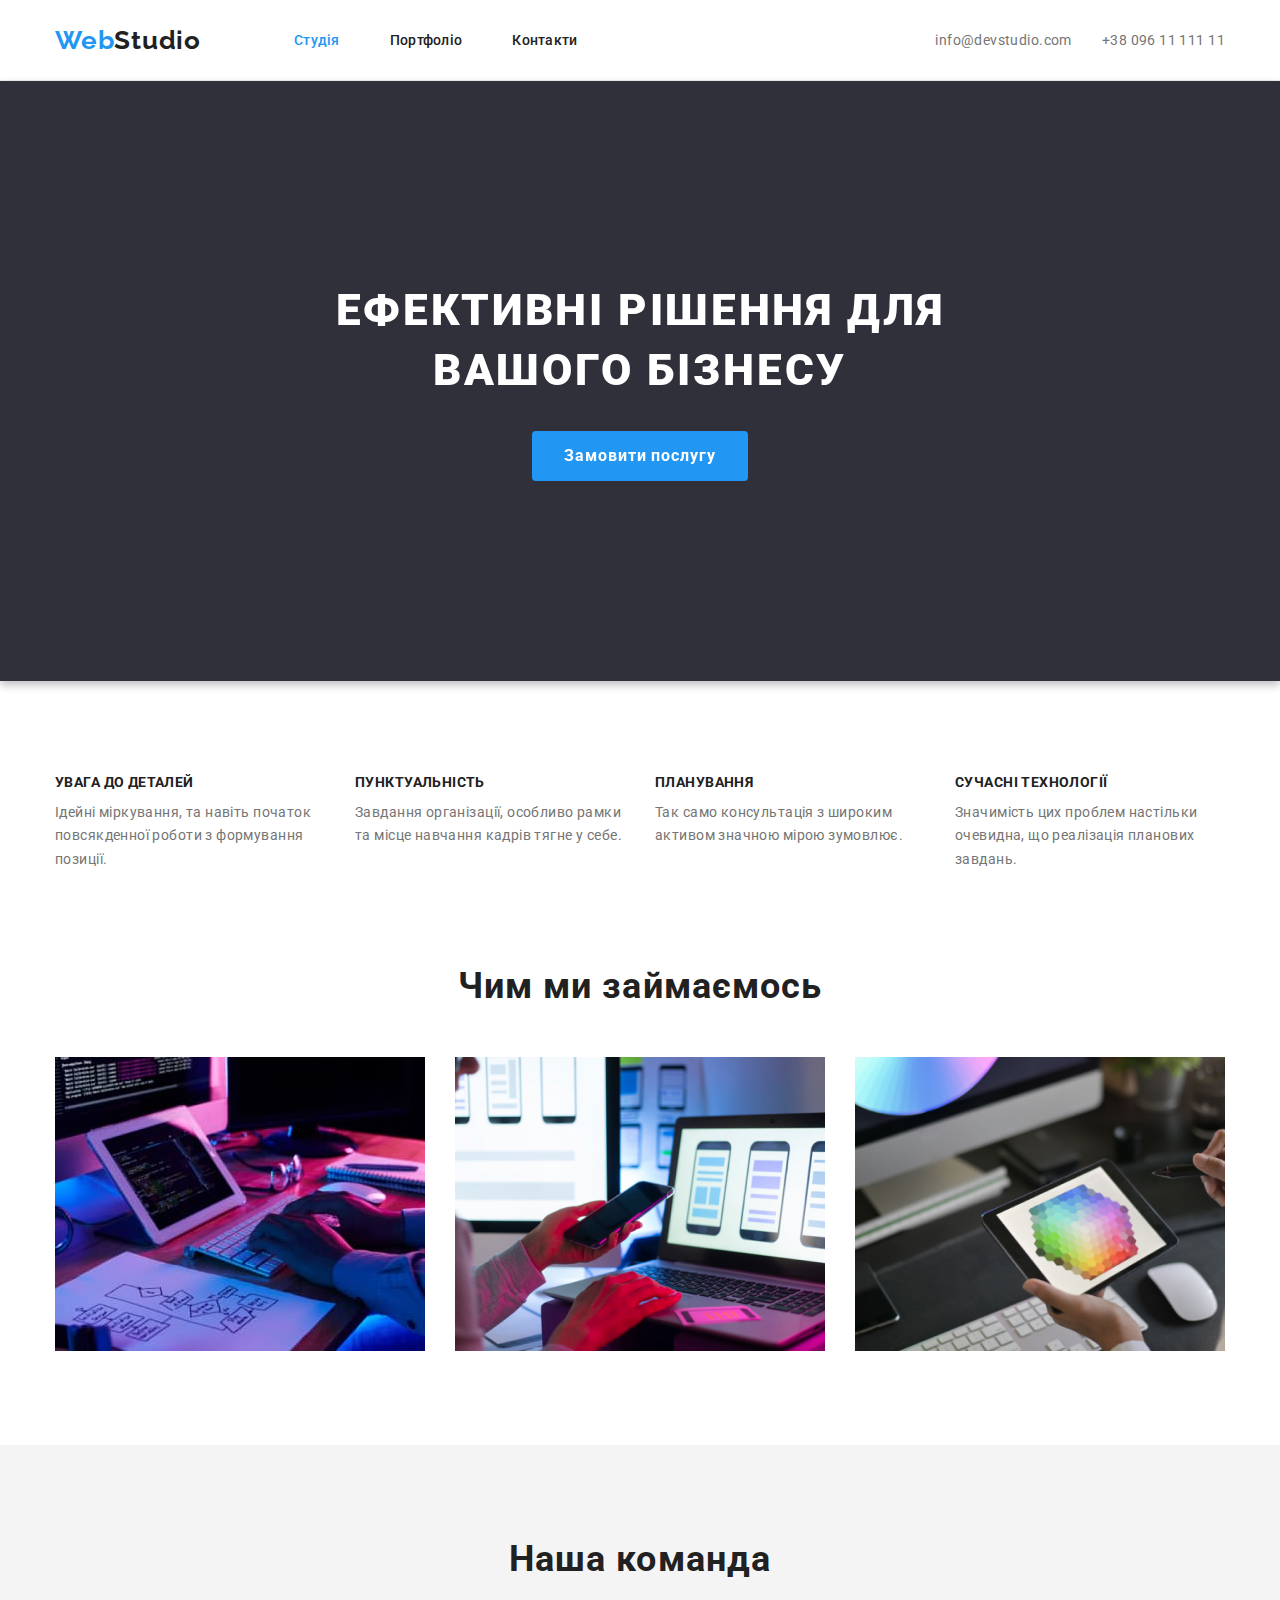
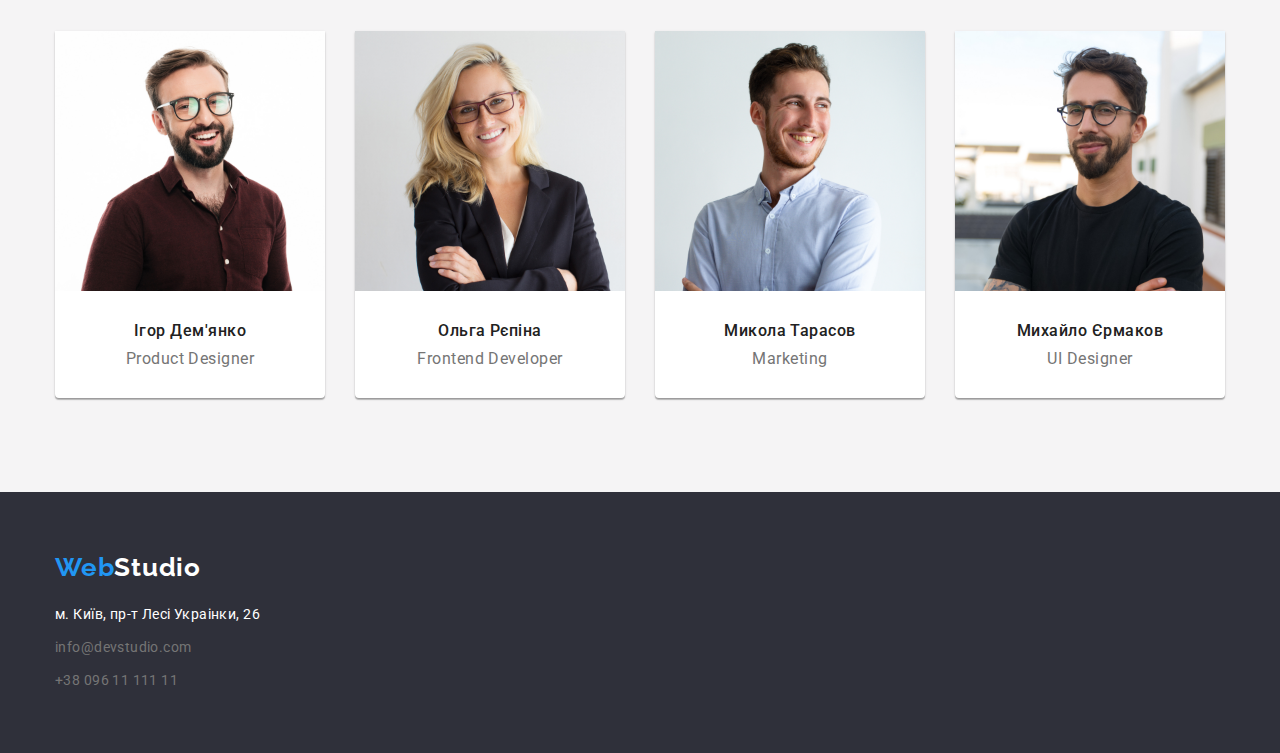
<file: index.html>
<!DOCTYPE html>
<html lang="uk">
<head>
    <meta charset="UTF-8">
    <meta http-equiv="X-UA-Compatible" content="IE=edge">
    <meta name="viewport" content="width=device-width, initial-scale=1.0">
    <title>WebStudio</title>
    <link rel="preconnect" href="https://fonts.googleapis.com">
<link rel="preconnect" href="https://fonts.gstatic.com" crossorigin>
<link href="https://fonts.googleapis.com/css2?family=Raleway:wght@700&family=Roboto:wght@400;500;700;900&display=swap" rel="stylesheet">
<link rel="stylesheet" href="https://cdnjs.cloudflare.com/ajax/libs/modern-normalize/1.1.0/modern-normalize.min.css">
<link rel="stylesheet" href="./css/styles.css">
</head>
<body>
    
    <header class="header">
        <div class="container header-container">
            <nav class="nav-flex">
            <a class="logo-header" href="./index.html">
                <span class="logo-h1">Web</span>Studio</a>
            <ul class="nav-ul-flex">
                <li><a class="link-header current" href="./index.html">Студія</a></li>
                <li><a class="link-header" href="./portfolio.html">Портфоліо</a></li>
                <li><a class="link-header" href="#footer">Контакти</a></li>
            </ul>
        </nav>
        <ul class="ul-mail-flex">
            <li><a class="link-header-mail" href="mailto:info@devstudio.com">info@devstudio.com</a></li>
            <li><a class=" link-header-number" href="tel:+380961111111">+38 096 11 111 11</a></li>
        </ul>
        </div>
    
    </header>
    <main>
    <section class="hero">
        <div class="container">
            <h1 class="main-h1-title">Ефективні рішення для вашого бізнесу</h1>
    <button class="button" type="button">Замовити послугу</button>
</div>
</section>
<section class="sec-two"> 
    <div class="container">
        <h2 class="hidden">Наші переваги</h2>
        <ul class="our-skills">
            <li class="skill-cont">
                <h3 class="skill-name">УВАГА ДО ДЕТАЛЕЙ</h3>
                <p class="skill-descr">Ідейні міркування, та навіть початок повсякденної роботи з формування позиції.</p>
            </li>
            <li class="skill-cont">
                <h3 class="skill-name">ПУНКТУАЛЬНІСТЬ</h3>
                <p class="skill-descr">Завдання організації, особливо рамки та місце навчання кадрів тягне у себе.</p>
            </li>
            <li class="skill-cont">
                <h3 class="skill-name">ПЛАНУВАННЯ</h3>
                <p class="skill-descr">Так само консультація з широким активом значною мірою зумовлює.</p>
            </li>
            <li class="skill-cont">
                <h3 class="skill-name">СУЧАСНІ ТЕХНОЛОГІЇ</h3>
                <p class="skill-descr">Значимість цих проблем настільки очевидна, що реалізація планових завдань.</p>
            </li>
        </ul>
    </div>
    
</section>
<section class="sec-three">
    <div class="container">
        <h2 class="sec-head">Чим ми займаємось</h2>
        <ul class="images-block">
            <li class="images"><img src="./img/1.jpg" alt="Чоловік працює над кодом сайту" width="370"/></li>
    <li class="images"><img src="./img/2.jpg" alt="Жінка з телефоном та ноутбуком" width="370"/></li>
    <li class="images"><img src="./img/3.jpg" alt="планшет в якому відкрито палітру кольорів" width="370"/></li>
    </ul>
    </div>
    
</section>
<section class="sec-four">
    <div class="container">
        <h2 class="sec-head">Наша команда</h2>
        <ul class="cards">
            <li class="card">
                <img src="./img/4.jpg" alt="фото дизайнера Ігора Дем'янко" width="270">
                <div class="our-team">
                    <h3 class="card-name">Ігор Дем'янко</h3>
                <p class="job">Product Designer</p>
                </div>
                
            </li>
            <li class="card">
                <img src="./img/5.jpg" alt="фото фронтенд розробника Ольги Рєпіной" width="270">
                <div class="our-team">
                    <h3 class="card-name">Ольга Рєпіна</h3>
                    <p class="job">Frontend Developer</p>
                </div>
                
            </li>
            <li class="card">
                <img src="./img/6.jpg" alt="фото Миколи Тарасова відділ маркетингу" width="270">
                <div class="our-team">
                    <h3 class="card-name">Микола Тарасов</h3>
                    <p class="job">Marketing</p>
                </div>
                
            </li>
            <li class="card">
                <img src="./img/7.jpg" alt="фото криативного фахівця Михайла Єрмакова" width="270">
                <div class="our-team">
                    <h3 class="card-name">Михайло Єрмаков</h3>
                    <p class="job">UI Designer</p>
                </div>
                
            </li>
        </ul>
    </div>
   
     
</section>
    </main>
    <footer class="footer">
        <div class="container">
            <a href="./index.html" class="text-logo-footer">
                <span class="logo-h1">Web</span>Studio</a>
                
            <address>
    <ul class="footer-content">
        <li class="footer-elem-item">
            <a class="footer-link-address" href="https://goo.gl/maps/CPtrU1FHBa2aNyZL9" target="_blank" rel="noopener noreferrer nofollow">м. Київ, пр-т Лесі Украінки, 26</a>  
        </li>
        <li class="footer-elem-item">
                <a class="footer-links" href="mailto:info@devstudio.com">info@devstudio.com</a>
        </li>
        <li class="footer-elem-item">
                <a class="footer-links" href="tel:+380961111111">+38 096 11 111 11</a>
        </li>
    </ul>
    </address>
        </div>
       
    </footer>
</body>
</html>
</file>
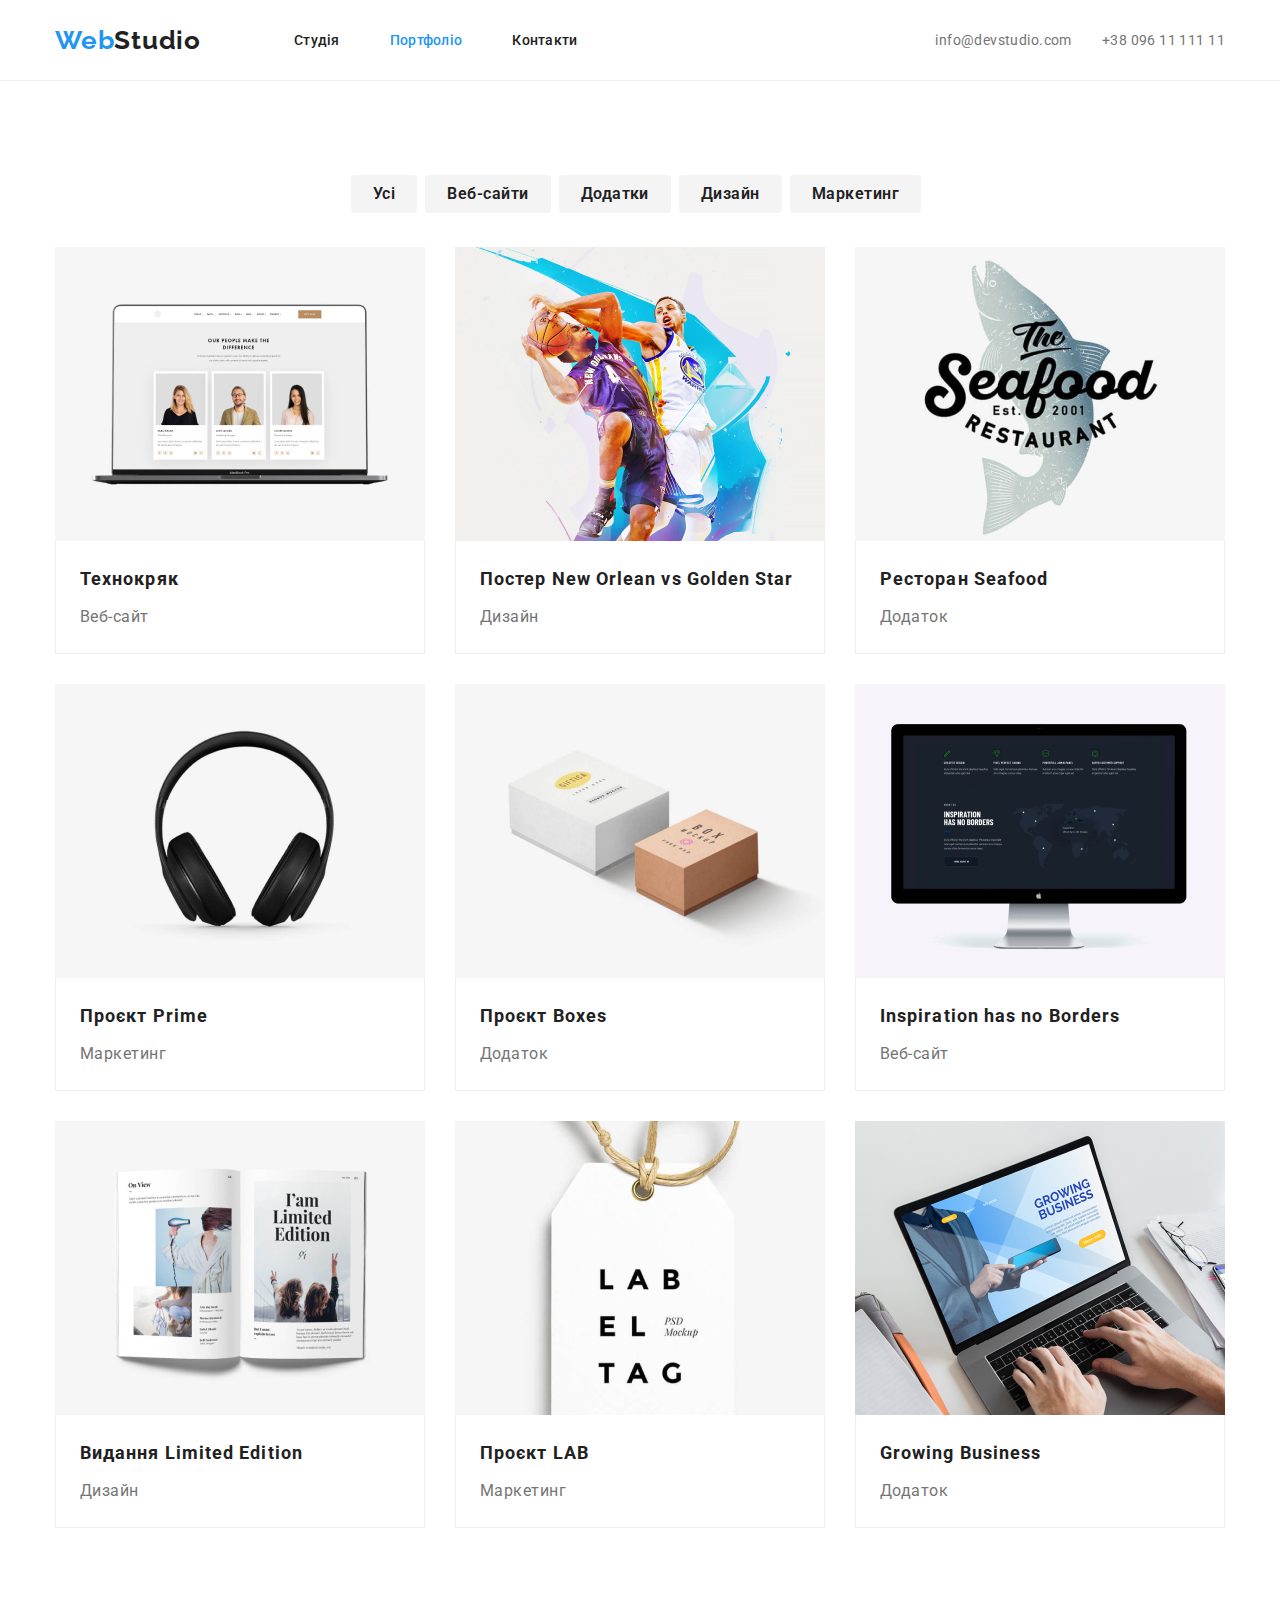
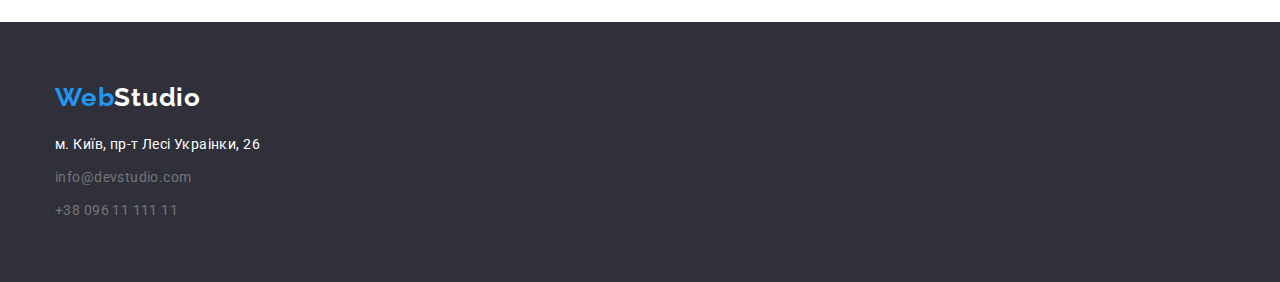
<file: portfolio.html>
<!DOCTYPE html>
<html lang="uk">
<head>
    <meta charset="UTF-8">
    <meta http-equiv="X-UA-Compatible" content="IE=edge">
    <meta name="viewport" content="width=device-width, initial-scale=1.0">
    <title>Portfolio</title>
    <link rel="preconnect" href="https://fonts.googleapis.com">
    <link rel="preconnect" href="https://fonts.gstatic.com" crossorigin>
    <link href="https://fonts.googleapis.com/css2?family=Raleway:wght@700&family=Roboto:wght@400;500;700;900&display=swap" rel="stylesheet">
    <link rel="stylesheet" href="https://cdnjs.cloudflare.com/ajax/libs/modern-normalize/1.1.0/modern-normalize.min.css">
    <link rel="stylesheet" href="./css/styles.css">
</head>
<body>
    <header class="header">
        <div class="container header-container">
            <nav class="nav-flex">
            <a class="logo-header" href="./index.html">
                <span class="logo-h1">Web</span>Studio</a>
            <ul class="nav-ul-flex">
                <li><a class="link-header" href="./index.html">Студія</a></li>
                <li><a class="link-header current" href="./portfolio.html">Портфоліо</a></li>
                <li><a class="link-header" href="#footer">Контакти</a></li>
            </ul>
        </nav>
        <ul class="ul-mail-flex">
            <li><a class="link-header-mail" href="mailto:info@devstudio.com">info@devstudio.com</a></li>
            <li><a class=" link-header-number" href="tel:+380961111111">+38 096 11 111 11</a></li>
        </ul>
        </div>
    
    </header>
            <main>
                <section class="sec-one-portfolio">
                    <div class="container">
                        <h1 class="hidden">Що можна знайти на сайті</h1>
                        <ul class="button-list">
                            <li>
                                <button class="button-portfolio" type="button">Усі</button>
                            </li>
                            <li>
                                <button class="button-portfolio" type="button">Веб-сайти</button>
                            </li>
                            <li>
                                <button class="button-portfolio" type="button">Додатки</button>
                            </li>
                            <li>
                                <button class="button-portfolio" type="button">Дизайн</button>
                            </li>
                            <li>
                                <button class="button-portfolio" type="button">Маркетинг</button>
                            </li>
                        </ul>
                        <ul class="portfolio-cards">
                            <li class="portfolio-card">
                                <a href="#">
                                <img src="./img/8.jpg" alt="фото ноутбуку з відкритим сайтом" width="370">
                                <div class="portfolio-name-type">
                    <h2 class="portfolio-name">Технокряк</h2>
                    <p class="portfolio-type">Веб-сайт</p>
                </div>
                </a>
                            </li>
                            <li class="portfolio-card">
                                <a href="#">
                                <img src="./img/9.jpg" alt="фото баскетболістів" width="370">
                            <div class="portfolio-name-type">
                                <h2 class="portfolio-name">Постер New Orlean vs Golden Star</h2>
                    <p class="portfolio-type">Дизайн</p>
                </div>
                </a>
                            </li>
                            <li class="portfolio-card">
                                <a href="#">
                                <img src="./img/10.jpg" alt="фото логотипа ресторану" width="370">
                            <div class="portfolio-name-type">
                                <h2 class="portfolio-name">Ресторан Seafood</h2>
                    <p class="portfolio-type">Додаток</p>
                </div>
                </a>
                            </li>
                            <li class="portfolio-card">
                                <a href="#">
                                <img src="./img/11.jpg" alt="фото навушників" width="370">
                            <div class="portfolio-name-type">
                                <h2 class="portfolio-name">Проєкт Prime</h2>
                    <p class="portfolio-type">Маркетинг</p>
                </div>
                </a>
                            </li>
                            <li class="portfolio-card">
                                <a href="#">
                                <img src="./img/12.jpg" alt="фото коробок гарнітури" width="370">
                            <div class="portfolio-name-type">
                                <h2 class="portfolio-name">Проєкт Boxes</h2>
                    <p class="portfolio-type">Додаток</p>
                </div>
                </a>
                            </li>
                            <li class="portfolio-card">
                                <a href="#">
                                <img src="./img/13.jpg" alt="фото монітора" width="370">
                            <div class="portfolio-name-type">
                                <h2 class="portfolio-name">Inspiration has no Borders</h2>
                    <p class="portfolio-type">Веб-сайт</p>
                </div>
                </a>
                            </li>
                            <li class="portfolio-card">
                                <a href="#">
                                <img src="./img/14.jpg" alt="фото журналу" width="370">
                            <div class="portfolio-name-type">
                                <h2 class="portfolio-name">Видання Limited Edition</h2>
                    <p class="portfolio-type">Дизайн</p>
                </div>
                </a>
                            </li>
                            <li class="portfolio-card">
                                <a href="#">
                                <img src="./img/15.jpg" alt="фото реклами" width="370">
                            <div class="portfolio-name-type">
                                <h2 class="portfolio-name">Проєкт LAB</h2>
                    <p class="portfolio-type">Маркетинг</p>
                </div>
                </a>
                            </li>
                            <li class="portfolio-card">
                                <a href="#">
                                <img src="./img/16.jpg" alt="фото ноутбука" width="370">
                            <div class="portfolio-name-type">
                                <h2 class="portfolio-name">Growing Business</h2>
                    <p class="portfolio-type">Додаток</p>
                </div>
                </a>
                            </li>
                        </ul>
                    </div>
                  
            </section>
        </main>
        <footer class="footer">
            <div class="container">
                <a href="./index.html" class="text-logo-footer">
                    <span class="logo-h1">Web</span>Studio</a>
                    
                <address>
        <ul class="footer-content">
            <li class="footer-elem-item">
                <a class="footer-link-address" href="https://goo.gl/maps/CPtrU1FHBa2aNyZL9" target="_blank" rel="noopener noreferrer nofollow">м. Київ, пр-т Лесі Украінки, 26</a>  
            </li>
            <li class="footer-elem-item">
                    <a class="footer-links" href="mailto:info@devstudio.com">info@devstudio.com</a>
            </li>
            <li class="footer-elem-item">
                    <a class="footer-links" href="tel:+380961111111">+38 096 11 111 11</a>
            </li>
        </ul>
        </address>
            </div>
           
        </footer>
</body>
</html>
</file>
<file: css/styles.css>
:root {
  --main-text-color: #212121;
  --secondary-text-color: #757575;
  --main-white-color: #fff;
  --highlight-color: #2196f3;
  --secondary-white-color: #f5f4f5;
  --fill-color: #2f303a;
  --button-active-color: #188ce8;
  --card-border-color: #eee;
}
h1,
h2,
h3,
h4,
h5,
h6,
p {
  margin: 0;
}
ul {
  list-style: none;
  margin: 0;
  padding: 0;
}
img {
  display: block;
  }

.container {
  width: 1200px;
  padding-left: 15px;
  padding-right: 15px;
  margin: 0 auto;
}

body {
  font-family: "Roboto", sans-serif;
  color: var(--main-text-color);
  font-size: 14px;
  letter-spacing: 0.03em;
}
a {
  text-decoration: none;
  color: var(--main-text-color);
}
.header {
border-bottom: 1px solid var(--card-border-color); ;
}

.header-container {
  height: 80px;
  display: flex;
  align-items: center;
}
.nav-flex {
  display: flex;
  margin-right: auto;
  align-items: center;
}
.logo-header {
margin-right: 93px;
  
  font-family: "Raleway", sans-serif;
  font-size: 26px;
  line-height: 1.19;
  font-weight: 700;
  letter-spacing: 0.03em;
}
.logo-h1 {
  color: var(--highlight-color);
}

.nav-ul-flex {
  display: flex;
  gap: 50px;
}

.nav-ul-flex .link-header:hover,
.nav-ul-flex .link-header:focus {
  color: var(--highlight-color);
}
.nav-ul-flex .link-header.current {
  color: var(--highlight-color);
}


.link-header {

  text-decoration: none;
  font-size: 14px;
  font-weight: 500;
  line-height: 1.15;
  letter-spacing: 0.02em;
  color: var(--main-text-color);
 
}

li {
  display: list-item;
  text-align: -webkit-match-parent;
}
.ul-mail-flex {
  display: flex;
  gap: 30px;
  align-items: center;
}

.link-header-mail {
  
  list-style: none;
  color: var(--secondary-text-color);
}

.link-header-mail:hover,
.link-header-mail:focus {
  color: var(--highlight-color);
}
.link-header-number {
  list-style: none;
  color: var(--secondary-text-color);
}
.link-header-number:hover,
.link-header-number:focus {
  color: var(--highlight-color);
}

.hero {
  padding-top: 200px;
  padding-bottom: 200px;
  background-color: var(--fill-color);
  filter: drop-shadow(0px 4px 4px rgba(0, 0, 0, 0.25));
}
section {
  display: block;
}
.main-h1-title {
  color: var(--main-white-color);
  font-size: 44px;
  line-height: 1.36;
  font-weight: 900;
  text-transform: uppercase;
  letter-spacing: 0.06em;
  text-align: center;
  width: 696px;
  margin: 0 auto;
  margin-bottom: 30px;
}
button {
  border: none;
  outline: none;
  margin: 0 auto;
  display: block;
}
.button {
  width: 216px;
  height: 50px;
  background-color: var(--highlight-color);
  font-size: 16px;
  font-weight: 700;
  line-height: 1.875;
  letter-spacing: 0.06em;
  color: var(--main-white-color);
  border-radius: 4px;
  cursor: pointer;
  font-family: inherit;
}

.button:hover {
  background-color: var(--button-active-color);
  color: var(--main-white-color);
}
.button:focus {
  background-color: var(--button-active-color);
  color: var(--main-white-color);
}
.button:active {
  background-color: var(--button-active-color);
  color: var(--main-white-color);
}
.hidden {
  color: rgba(0, 0, 0, 0);
  position: absolute;
  width: 1px;
  height: 1px;
  margin: -1px;
  border: 0;
  padding: 0;
  white-space: nowrap;
  clip-path: inset(100%);
  clip: rect(0 0 0 0);
  overflow: hidden;
}
section {
  display: block;
}

.sec-two {
  padding-top: 94px;
  padding-bottom: 94px;
}
.our-skills {
  display: flex;
  justify-content: space-between;
}
.skill-cont {
  line-height: 1.71;
letter-spacing: 0.03em;
  width: 270px;
  color: var(--secondary-text-color);
}

.skill-name {
  font-weight: 700;
font-size: 14px;
line-height: 1.14;
letter-spacing: 0.03em;
text-transform: uppercase;
color: var(--main-text-color);
margin-bottom: 10px;
}

.skill-descr {
  font-size: 14px;
  line-height: 1.7; 
  letter-spacing: 0.03em;
  color: var(--secondary-text-color);
}


.sec-three {
  text-align: center;
  width: 100%;
  
  padding-bottom: 94px;
}
.sec-head {
  font-weight: 700;
  font-size: 36px;
  line-height: 1, 1666;
  text-align: center;
  letter-spacing: 0.03em;
  color: var(--main-text-color);
  margin-bottom: 50px;
}

.images-block {
  display: flex;
  justify-content: center;
}

.images {
  padding: 0 15px;
  list-style: none;
}
.sec-four {
  background-color: var(--secondary-white-color);
  padding-top: 94px;
  padding-bottom: 94px;
}
.cards {
  display: flex;
  gap: 30px;
}
.card {
  background-color: var(--main-white-color);
  box-shadow: 0px 1px 3px rgb(0 0 0 / 12%), 0px 1px 1px rgb(0 0 0 / 14%),
    0px 2px 1px rgb(0 0 0 / 20%);
  border-radius: 0px 0px 4px 4px;
  list-style: none;
}

.our-team {
  padding: 30px 0;
}
.card-name {
  font-weight: 500;
  font-size: 16px;
  line-height: 1.19;
  text-align: center;
  letter-spacing: 0.03em;
  color: var(--main-text-color);
  margin-bottom: 10px;
}

.job {
  color: var(--secondary-text-color);
  font-size: 16px;
  font-weight: 400;
  letter-spacing: 0.03em;
  text-align: center;
}

.sec-one-portfolio {
  padding-top: 94px;
  padding-bottom: 94px;
}
.button-list {
  display: flex;
  flex-direction: row;
  list-style: none;
  font-family: inherit;
  justify-content: center;
  margin-bottom: 34px;
}


.button-portfolio {
  width: auto;
  height: 38px;
  background-color: var(--secondary-white-color);
  color: var(--main-text-color);
  border-radius: 4px;
  padding: 6px 22px;
  font-size: 16px;
  line-height: 1.63;
  letter-spacing: 0.03em;
  font-weight: 600;
  text-align: center;
  cursor: pointer;
  font-family: inherit;
  margin-right: 8px;
}
.button-portfolio:hover {
  background-color: var(--highlight-color);
  color: var(--main-white-color);
}
.button-portfolio:active {
  background-color: var(--button-active-color);
  color: var(--main-white-color);
}
.portfolio-cards {
  display: flex;
  flex-wrap: wrap;
  gap: 30px;
  
}

.portfolio-card {
  background-color: var(--main-white-color);
  flex-basis: calc((100% - 60px) / 3)
}


.portfolio-name-type{
padding: 20px 24px;
border: 1px solid var(--card-border-color);
border-top: none;
}
.portfolio-name {
  margin-bottom: 4px;
  font-weight: 700;
  font-size: 18px;
  line-height: 2;
  letter-spacing: 0.06em;
  color: var(--main-text-color);
}
.portfolio-type {
  color: var(--secondary-text-color);
  font-size: 16px;
  letter-spacing: 0.03em;
  line-height: 2;
}

.footer {
  padding: 60px 0;
  background-color: var(--fill-color);
}

.footer-content{
gap: 9px;
display: flex ;
flex-direction: column;
}
.text-logo-footer {
  font-family: "Raleway", sans-serif;
  font-size: 26px;
  line-height: 1.19;
  font-weight: 700;
  letter-spacing: 0.03em;
  color: var(--main-white-color);
  margin-bottom: 20px;
  display: inline-block;
}

.footer-elem-item {
  list-style: none;
  font-style: normal;
}

.footer-link-address {
  color: var(--main-white-color);
  letter-spacing: 0.03em;
  font-size: 14px;
  line-height: 1.7;
  
}
.footer-link-address:hover,
.footer-link-address:focus {
  color: var(--highlight-color);
}

.footer-links {
  font-family: "Roboto", sans-serif;
  color: var(--secondary-text-color);
  font-size: 14px;
  line-height: 1.7;
  letter-spacing: 0.03em;
 
}
.footer-links:hover,
.footer-links:focus {
  color: var(--highlight-color);
}
</file>
